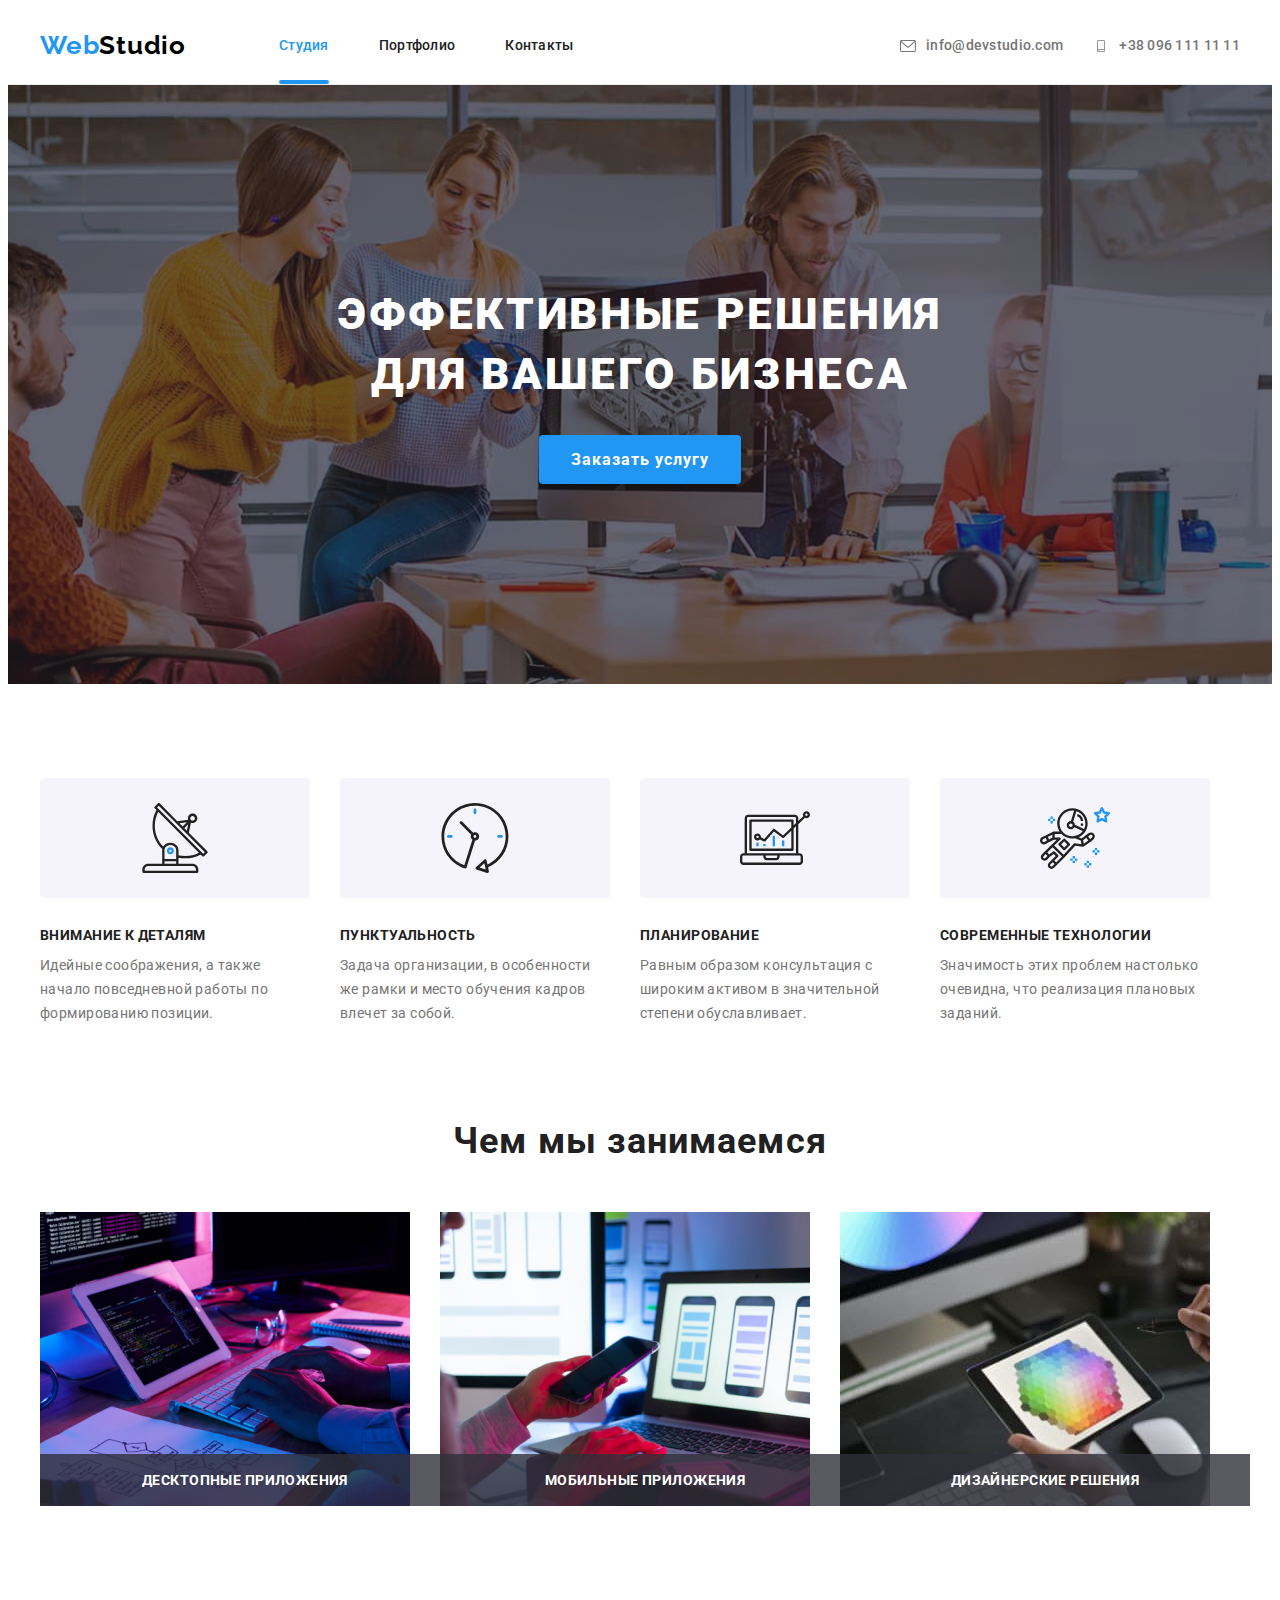
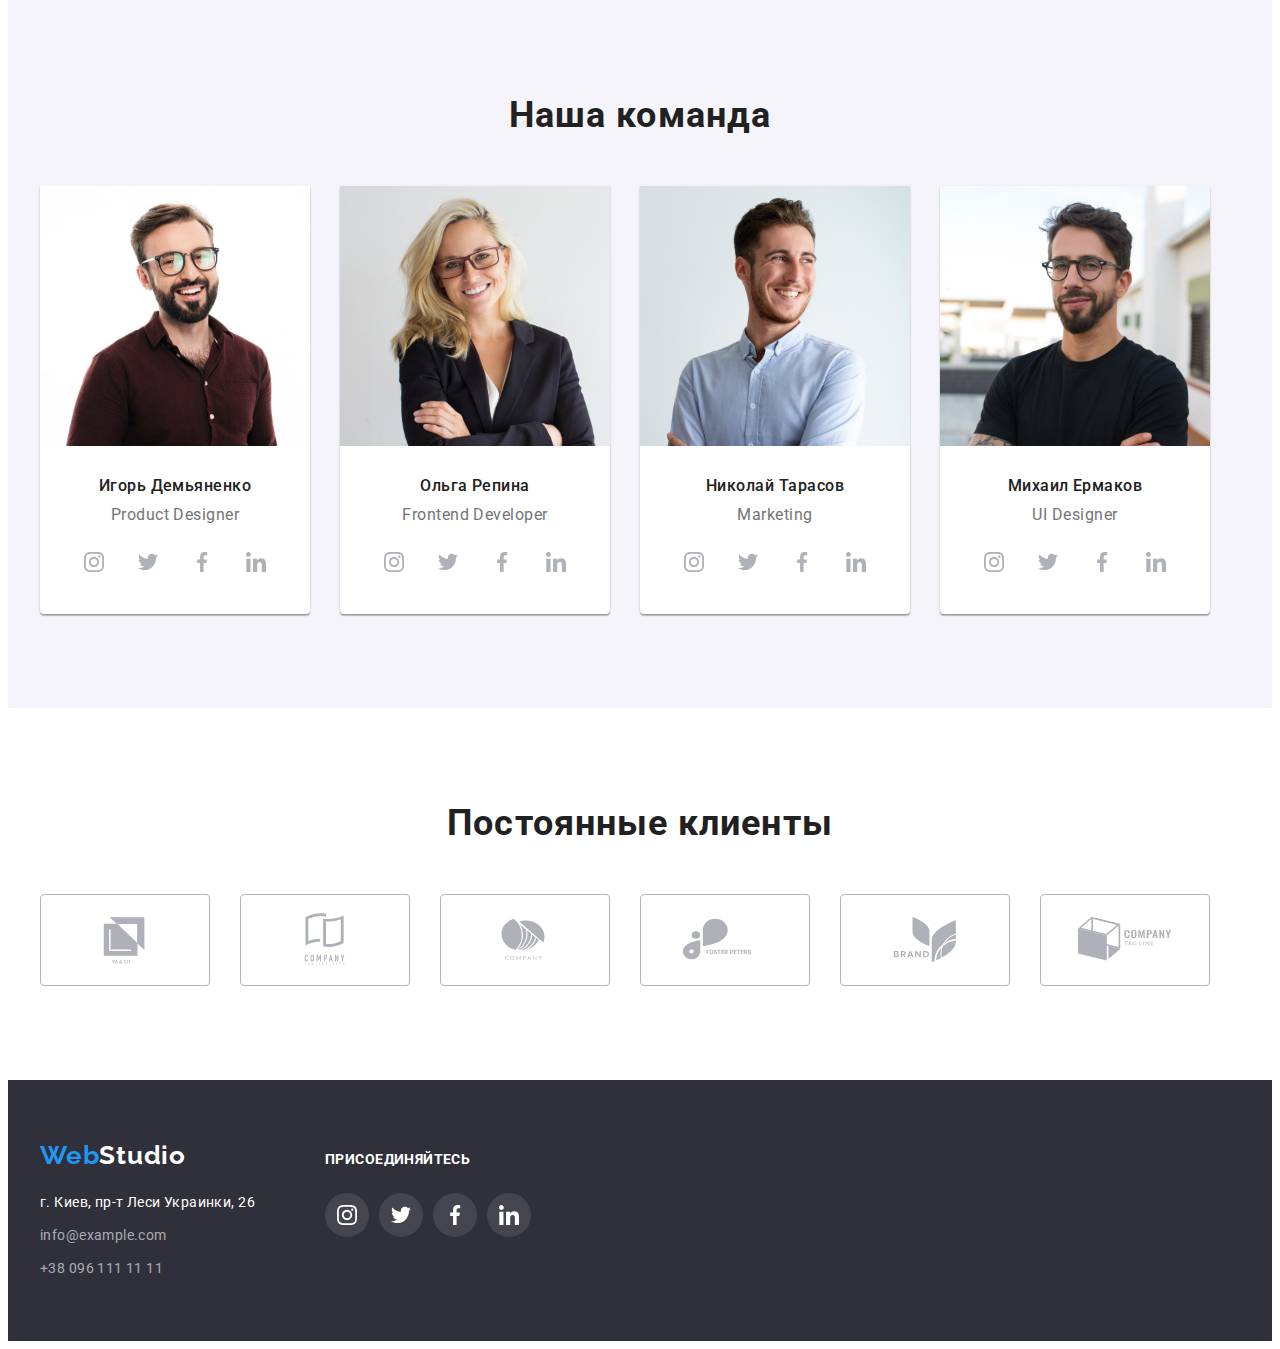
<file: index.html>
<!DOCTYPE html>
<html lang="ru">
<head>
    <meta charset="UTF-8">
    <meta http-equiv="X-UA-Compatible" content="IE=edge">
    <meta name="viewport" content="width=device-width, initial-scale=1.0">
    <title>Web Studio</title>
    <link rel="stylesheet" href="https://cdnjs.cloudflare.com/ajax/libs/modern-normalize/1.1.0/modern-normalize.min.css"
        integrity="sha512-wpPYUAdjBVSE4KJnH1VR1HeZfpl1ub8YT/NKx4PuQ5NmX2tKuGu6U/JRp5y+Y8XG2tV+wKQpNHVUX03MfMFn9Q=="
        crossorigin="anonymous" referrerpolicy="no-referrer" />
    <link rel="preconnect" href="https://fonts.googleapis.com">
    <link rel="preconnect" href="https://fonts.gstatic.com" crossorigin>
    <link href="https://fonts.googleapis.com/css2?family=Raleway:wght@700&family=Roboto:wght@400;500;700;900&display=swap" rel="stylesheet">
    <link rel="stylesheet" href="./css/styles.css">
</head>
<body>
    <!-- ШАПКА -->
    <header class="header"><div class="container main-nav">
        <a class="logo" href="index.html"> <span class="element-logo">Web</span><span class="second-element-logo">Studio</span></a>
        <nav class="nav">
            <ul class="header-nav">
                <li class="site-nav-item"> <a class="site-nav current" href="/">Студия</a></li>
                <li class="site-nav-item"> <a class="site-nav" href="portfolio.html">Портфолио</a></li>
                <li class="site-nav-item"> <a class="site-nav" href="">Контакты</a></li>
            </ul>
        </nav>
        <ul class="header-link">
            <li class="link-item"><a class="link" href="mailto:info@devstudio.com"><svg class="header-svg-icon" width="16" height="12"><use href="images/icons.svg#icon-envelope"></use></svg>info@devstudio.com</a></li>
            <li class="link-item"><a class="link" href="tel:+380961111111"><svg class="header-svg-icon" width="16" height="12">
                <use href="images/icons.svg#icon-smartphone"></use>
            </svg>+38 096 111 11 11</a></li>
        </ul></div>
    </header>
    <main> 
        <!-- ГЕРОЙ -->
    <section class="hero"><div class="container">
        <h1 class="hero-title">Эффективные решения для вашего бизнеса</h1>
        <button type="button" class="button" data-modal-open>Заказать услугу</button></div>
    </section>
    <!-- НАШИ ПРЕИМУЩЕСТВА -->
    <section class="section advantages"><div class="container">
        <h2 class="section-title visually-hidden">Наши преимущества</h2>
           <ul class="features">
            <li class="features-wrap">
                <div class="features-wrap-svg"> <svg class="icon-features" width="70" height="70"> <use href="images/icons.svg#icon-antenna"> </use> </svg>
                </div>
                <h3 class="title">Внимание к деталям</h3>
                <p class="features-info">Идейные соображения, а также начало повседневной работы по формированию позиции.</p>
            </li>
           
            <li class="features-wrap"><div class="features-wrap-svg"><svg class="icon-features" width="70" height="70"> <use href="images/icons.svg#icon-clock"> </use> </svg></div>
                <h3 class="title">Пунктуальность</h3>
                <p class="features-info">Задача организации, в особенности же рамки и место обучения кадров влечет за собой.</p>
            </li>

            <li class="features-wrap"><div class="features-wrap-svg"><svg class="icon-features" width="70" height="70"> <use href="images/icons.svg#icon-diagram"> </use> </svg></div>
                <h3 class="title">Планирование</h3>
                <p class="features-info">Равным образом консультация с широким активом в значительной степени обуславливает.</p>
            </li>
            <li class="features-wrap"><div class="features-wrap-svg"><svg class="icon-features" width="70" height="70"> <use href="images/icons.svg#icon-astronaut"> </use> </svg></div>
                <h3 class="title">Современные технологии</h3>
                <p class="features-info">Значимость этих проблем настолько очевидна, что реализация плановых заданий.</p>
            </li>
        </ul></div>
    </section>
    <!-- НАШИ РАБОТЫ -->
    <section class="section"><div class="container">
        <h2 class="section-title">Чем мы занимаемся</h2>
        <ul class="work-wrrap">
            <li class="about-work">
                <div class="img-work-wrrap">
                    <img src="./images/image1.jpg" alt="работает с девайсом" width="370" height="294">
                    <p class="about-work-text">ДЕСКТОПНЫЕ ПРИЛОЖЕНИЯ</p>
                </div>
            </li>

            <li class="about-work">
                <div class="img-work-wrrap">
                <img src="./images/image2.jpg" alt="работает с девайсом" width="370" height="294">
                <p class="about-work-text">МОБИЛЬНЫЕ ПРИЛОЖЕНИЯ</p>
                </div>
            </li>

            <li class="about-work">
                <div class="img-work-wrrap">
                <img src="./images/image3.jpg" alt="работает с девайсом" width="370" height="294">
                <p class="about-work-text">ДИЗАЙНЕРСКИЕ РЕШЕНИЯ</p>
                </div>
            </li>
        </ul></div>
    </section>
    <!-- КОМАНДА -->
    <section class="section-team"><div class="container">
        <h2 class="section-title">Наша команда</h2>
        <ul class="bio">
            <li class="bio-wrrap">    
                <img src="./images/photo1.jpg" alt="Product Designer" width="270" height="260">
                <div class="wrrap-team"><h3 class="name">Игорь Демьяненко</h3>
                <p class="profession" lang="en">Product Designer</p>
                    <ul class="masters-social-list">
                    <li class="masters-social-item"><a href="https://www.instagram.com/" class="masters-social-link" target="_blank" rel="noopener noreferrer"> <svg class="masters-social-icon" width="20" height="20"><use href="images/icons.svg#icon-instagram"></use></svg></a></li>
                    <li class="masters-social-item"><a href="https://www.twitter.com/" class="masters-social-link" target="_blank" rel="noopener noreferrer"> <svg class="masters-social-icon" width="20" height="20"><use href="images/icons.svg#icon-twitter"></use></svg></a></li>
                    <li class="masters-social-item"><a href="https://www.facebook.com/" class="masters-social-link" target="_blank" rel="noopener noreferrer"> <svg class="masters-social-icon" width="20" height="20"><use href="images/icons.svg#icon-facebook"></use></svg></a></li>
                    <li class="masters-social-item"><a href="https://www.linkedin.com/" class="masters-social-link" target="_blank" rel="noopener noreferrer"> <svg class="masters-social-icon" width="20" height="20"><use href="images/icons.svg#icon-linkedin"></use></svg></a></li>
                    </ul>
            </div>
                
            </li>
            <li class="bio-wrrap"><img src="./images/photo2.jpg" alt="Frontend Developer" width="270" height="260">
                <div class="wrrap-team"><h3 class="name">Ольга Репина</h3>
                <p class="profession" lang="en">Frontend Developer</p> 
                <ul class="masters-social-list">
                    <li class="masters-social-item"><a href="https://www.instagram.com/" class="masters-social-link" target="_blank" rel="noopener noreferrer"> <svg class="masters-social-icon" width="20" height="20"> <use href="images/icons.svg#icon-instagram"></use> </svg></a></li>
                    <li class="masters-social-item"><a href="https://www.twitter.com/" class="masters-social-link" target="_blank" rel="noopener noreferrer"> <svg class="masters-social-icon" width="20" height="20"> <use href="images/icons.svg#icon-twitter"></use> </svg></a></li>
                    <li class="masters-social-item"><a href="https://www.facebook.com/" class="masters-social-link" target="_blank" rel="noopener noreferrer"> <svg class="masters-social-icon" width="20"  height="20"> <use href="images/icons.svg#icon-facebook"></use> </svg></a></li>
                    <li class="masters-social-item"><a href="https://www.linkedin.com/" class="masters-social-link" target="_blank" rel="noopener noreferrer"> <svg class="masters-social-icon" width="20" height="20"> <use href="images/icons.svg#icon-linkedin"></use> </svg></a></li>
                </ul> 
                </div>
            </li>

            <li class="bio-wrrap">
                <img src="./images/photo3.jpg" alt="Marketing" width="270" height="260">
                <div class="wrrap-team"><h3 class="name">Николай Тарасов</h3>
                <p class="profession" lang="en">Marketing</p> 
                <ul class="masters-social-list">
                    <li class="masters-social-item"><a href="https://www.instagram.com/" class="masters-social-link" target="_blank" rel="noopener noreferrer"> <svg class="masters-social-icon" width="20"
                                height="20">
                                <use href="images/icons.svg#icon-instagram"></use>
                            </svg></a></li>
                    <li class="masters-social-item"><a href="https://www.twitter.com/" class="masters-social-link" target="_blank" rel="noopener noreferrer"> <svg class="masters-social-icon" width="20"
                                height="20">
                                <use href="images/icons.svg#icon-twitter"></use>
                            </svg></a></li>
                    <li class="masters-social-item"><a href="https://www.facebook.com/" class="masters-social-link" target="_blank" rel="noopener noreferrer"> <svg class="masters-social-icon" width="20"
                                height="20">
                                <use href="images/icons.svg#icon-facebook"></use>
                            </svg></a></li>
                    <li class="masters-social-item"><a href="https://www.linkedin.com/" class="masters-social-link" target="_blank" rel="noopener noreferrer"> <svg class="masters-social-icon" width="20"
                                height="20">
                                <use href="images/icons.svg#icon-linkedin"></use>
                            </svg></a></li>
                </ul> 
            </div>
            </li>

            <li class="bio-wrrap">
                <img src="./images/photo4.jpg" alt="UI Designer" width="270" height="260">
                <div class="wrrap-team"><h3 class="name">Михаил Ермаков</h3>
                <p class="profession" lang="en">UI Designer</p> 
                <ul class="masters-social-list">
                    <li class="masters-social-item"><a href="https://www.instagram.com/" class="masters-social-link" target="_blank" rel="noopener noreferrer"> <svg class="masters-social-icon" width="20"
                                height="20">
                                <use href="images/icons.svg#icon-instagram"></use>
                            </svg></a></li>
                    <li class="masters-social-item"><a href="https://www.twitter.com/" class="masters-social-link" target="_blank" rel="noopener noreferrer"> <svg class="masters-social-icon" width="20"
                                height="20">
                                <use href="images/icons.svg#icon-twitter"></use>
                            </svg></a></li>
                    <li class="masters-social-item"><a href="https://www.facebook.com/" class="masters-social-link" target="_blank" rel="noopener noreferrer"> <svg class="masters-social-icon" width="20"
                                height="20">
                                <use href="images/icons.svg#icon-facebook"></use>
                            </svg></a></li>
                    <li class="masters-social-item"><a href="https://www.linkedin.com/" class="masters-social-link" target="_blank" rel="noopener noreferrer"> <svg class="masters-social-icon" width="20"
                                height="20">
                                <use href="images/icons.svg#icon-linkedin"></use>
                            </svg></a></li>
                </ul> 
            </div>
            </li>
        </ul></div>
    </section>
    <!-- Постоянные клиенты -->
    <section class="customers">
        <div class="container">
        <h2 class="section-title">Постоянные клиенты</h2>
        <ul class="company-wrapper">
            <li class="company-box"> <a class="company-link" href=""> <svg class=" company-svg-icon" width="106px" height="60px"> <use href="images/icons.svg#icon-logo-1">
                
            </use> </svg> </a></li>
            <li class="company-box"><a class="company-link" href=""> <svg class=" company-svg-icon" width="106px" height="60px"> <use href="images/icons.svg#icon-logo-2">
                
            </use> </svg> </a></li>
            <li class="company-box"><a class="company-link" href=""> <svg class=" company-svg-icon" width="106px" height="60px"> <use href="images/icons.svg#icon-logo-3">
                
            </use> </svg> </a></li>
            <li class="company-box"><a class="company-link" href=""> <svg class=" company-svg-icon" width="106px" height="60px"> <use href="images/icons.svg#icon-logo-4">
                
            </use> </svg> </a></li>
            <li class="company-box"><a class="company-link" href=""> <svg class=" company-svg-icon" width="106px" height="60px"> <use href="images/icons.svg#icon-logo-5">
                
            </use> </svg> </a></li>
            <li class="company-box"><a class="company-link" href=""> <svg class=" company-svg-icon" width="106px" height="60px"> <use href="images/icons.svg#icon-logo-6">
                
            </use> </svg> </a></li>
        </ul>
        </div>
    </section>
    </main>
    <!-- ПОДВАЛ -->
    <footer class="footer"><div class="container footer-wrapper"><div class="con">
        <a class="footer-logo" href="index.html"><span class="footer-element-logo">Web</span><span class="footer-second-element-logo">Studio</span></a>
        
        <address class="address-link">
             <ul class="wrrap-link">
                <li class="link-item"><a class="link-map" href="https://goo.gl/maps/BN2P9NeAtjH4bp3VA" target="_blank" rel="noopener noreferrer">г. Киев, пр-т Леси Украинки, 26</a></li>
                <li class="link-item"><a class="footer-link" href="mailto:info@example.com">info@example.com</a></li>
                <li class="link-item"><a class="footer-link" href="tel:+380961111111">+38 096 111 11 11</a></li>
            </ul>
         </address></div>
            <div class="svg-footer-wrapper"><h4>ПРИСОЕДИНЯЙТЕСЬ</h4>
            <ul class="wrapp-social">
                
                <li class="social-item"><a href="https://www.instagram.com/" class="social-link" target="_blank"
                        rel="noopener noreferrer"> <svg class="social-icon" width="20" height="20">
                            <use href="images/icons.svg#icon-instagram"></use>
                        </svg></a></li>
                <li class="social-item"><a href="https://www.twitter.com/" class="social-link" target="_blank"
                        rel="noopener noreferrer"> <svg class="social-icon" width="20" height="20">
                            <use href="images/icons.svg#icon-twitter"></use>
                        </svg></a></li>
                <li class="social-item"><a href="https://www.facebook.com/" class="social-link" target="_blank"
                        rel="noopener noreferrer"> <svg class="social-icon" width="20" height="20">
                            <use href="images/icons.svg#icon-facebook"></use>
                        </svg></a></li>
                <li class="social-item"><a href="https://www.linkedin.com/" class="social-link" target="_blank"
                        rel="noopener noreferrer"> <svg class="social-icon" width="20" height="20">
                            <use href="images/icons.svg#icon-linkedin"></use>
                        </svg></a></li>
            
            </ul>
            </div>
        
       </div> 
    </footer>
    <!-- Модалка -->
    <div class="backdrop is-hidden"data-modal>
        <div class="modal">
            <button type="button" class="modal-close"data-modal-close><svg width="18" height="18"><use href="images/icons.svg#icon-close-icon"></use></svg></button>

        
        </div>
    </div>
    <script src="./js/modal.js"></script>
</body>
</html>
</file>
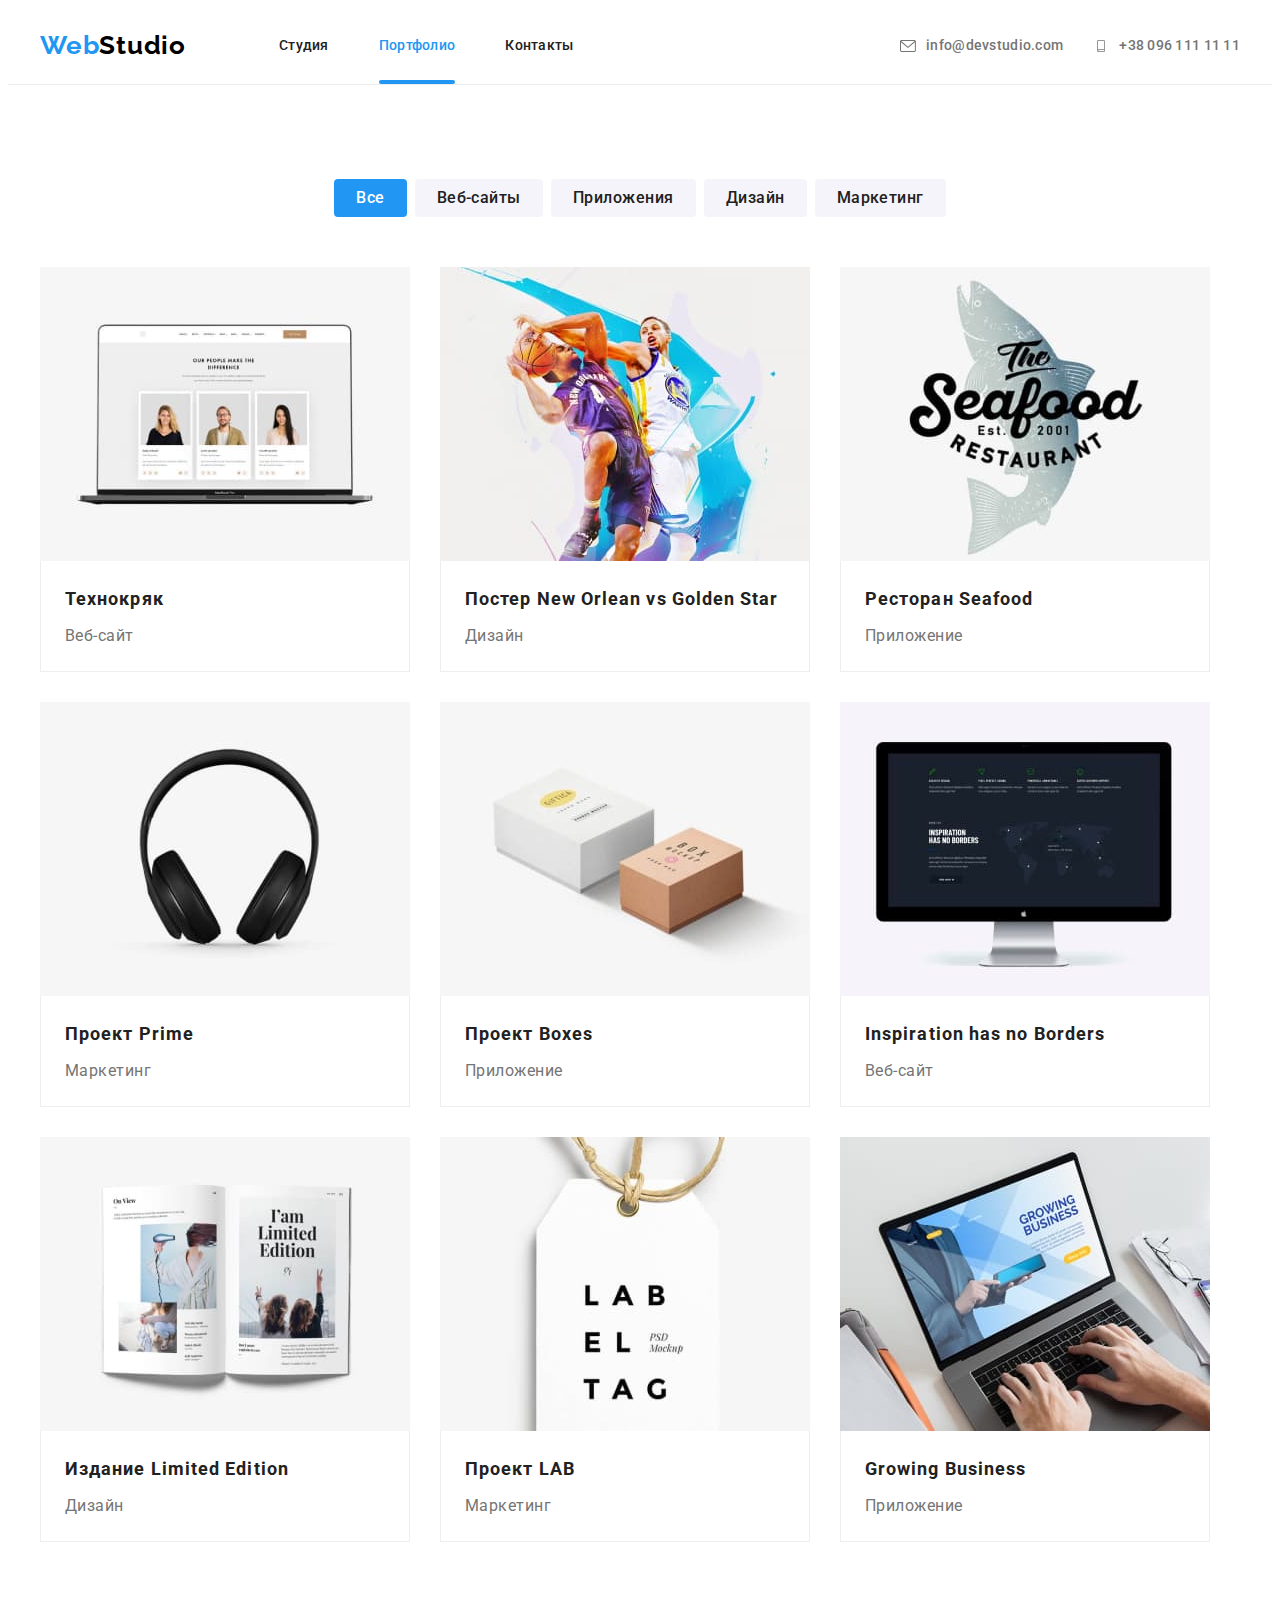
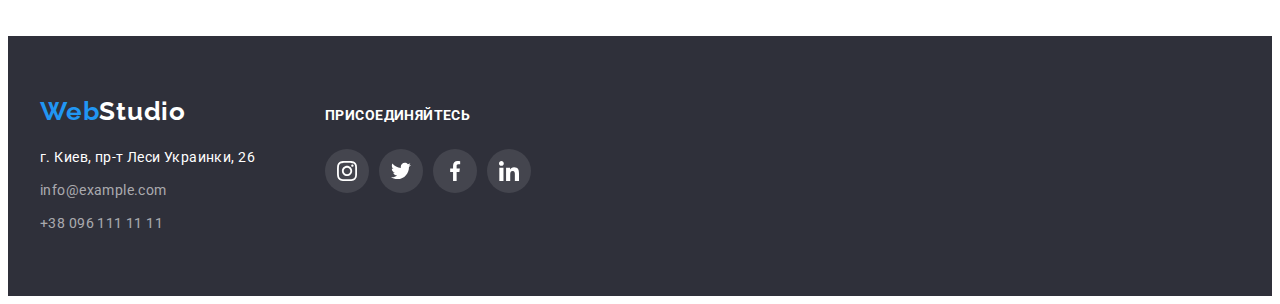
<file: portfolio.html>
<!DOCTYPE html>
<html lang="en">
<head>
    <meta charset="UTF-8">
    <meta http-equiv="X-UA-Compatible" content="IE=edge">
    <meta name="viewport" content="width=device-width, initial-scale=1.0">
    <title>Portfolio</title>
    <link rel="stylesheet" href="https://cdnjs.cloudflare.com/ajax/libs/modern-normalize/1.1.0/modern-normalize.min.css"
        integrity="sha512-wpPYUAdjBVSE4KJnH1VR1HeZfpl1ub8YT/NKx4PuQ5NmX2tKuGu6U/JRp5y+Y8XG2tV+wKQpNHVUX03MfMFn9Q=="
        crossorigin="anonymous" referrerpolicy="no-referrer" />
    <link rel="preconnect" href="https://fonts.googleapis.com">
    <link rel="preconnect" href="https://fonts.gstatic.com" crossorigin>
    <link href="https://fonts.googleapis.com/css2?family=Raleway:wght@700&family=Roboto:wght@400;500;700;900&display=swap" rel="stylesheet">
    <link rel="stylesheet" href="./css/styles.css">
</head>
<body>
    <header class="header-portfolio"><div class="container main-nav">
        <a class="logo" href="index.html"> <span class="element-logo">Web</span><span class="second-element-logo">Studio</span></a>
        <nav class="nav">
            <ul class="header-nav">
                <li class="site-nav-item"> <a class="site-nav" href="index.html">Студия</a></li>
                <li class="site-nav-item"> <a class="site-nav current" href="portfolio.html">Портфолио</a></li>
                <li class="site-nav-item"> <a class="site-nav" href="">Контакты</a></li>
            </ul>
        </nav>
        <ul class="header-link">
            <li class="link-item"><a class="link" href="mailto:info@devstudio.com"><svg class="header-svg-icon" width="16" height="12">
                <use href="images/icons.svg#icon-envelope"></use>
            </svg>info@devstudio.com</a></li>
            <li class="link-item"><a class="link" href="tel:+380961111111"><svg class="header-svg-icon" width="16" height="12">
                <use href="images/icons.svg#icon-smartphone"></use>
            </svg>+38 096 111 11 11</a></li>
        </ul></div>
    </header>
    <main>
        <section class="portfolio-project"><div class="container">
            <ul class="portfolio-button">
                <li class="button-item"><button type="button" class="button-portfolio-all">Все</button></li>
                <li class="button-item"><button type="button" class="button-portfolio">Веб-сайты</button></li>
                <li class="button-item"><button type="button" class="button-portfolio">Приложения</button></li>
                <li class="button-item"><button type="button" class="button-portfolio">Дизайн</button></li>
                <li class="button-item"><button type="button" class="button-portfolio">Маркетинг</button></li>
            </ul>
            <ul class="portfolio-wrrap">
                <li class="project-wrrap">
                    <a href="" class="project-wrrap-link">
                            <div class="img-project-wrrap">
                            <img src="./images/images-portfolio/img-1.jpg" alt="Ноутбук" width="370" height="294">

                            <p class="text">Технокряк это современная площадка распространения коронавируса.
                                Компании используют эту платформу для цифрового
                                шпионажа и атак на защищённые сервера конкурентов.
                            </p>
                            </div>      
                            <div class="project-item">
                                <h3>Технокряк</h3>
                                <p>Веб-сайт</p>
                            </div>
                    </a>
                </li>

                <li class="project-wrrap">
                    <a href=""class="project-wrrap-link">
                        <div class="img-project-wrrap">
                            <img src="./images/images-portfolio/img-2.jpg" alt="Постер игра в баскетбол" width="370" height="294">
                            <p class="text">Lorem ipsum dolor sit amet consectetur adipisicing elit. Culpa dolore quam atque reiciendis magnam 
                               repudiandae minima consectetur earum vel?
                            </p>
                        </div>
                        <div class="project-item">
                            <h3>Постер New Orlean vs Golden Star</h3>
                            <p>Дизайн</p>
                        </div>
                    </a>
                </li>

                <li class="project-wrrap">
                    <a href="" class="project-wrrap-link">
                        <div class="img-project-wrrap">
                            <img src="./images/images-portfolio/img-3.jpg" alt="Лого ресторана" width="370" height="294">
                            <p class="text">Lorem ipsum dolor sit amet consectetur adipisicing elit. Culpa dolore quam atque reiciendis magnam
                                repudiandae minima consectetur earum vel?
                            </p>
                        </div>
                        <div class="project-item">
                            <h3>Ресторан Seafood</h3>
                            <p>Приложение</p>
                        </div>
                    </a>
                </li>

                <li class="project-wrrap">
                    <a href="" class="project-wrrap-link">
                        <div class="img-project-wrrap">
                        <img src="./images/images-portfolio/img-4.jpg" alt="Наушники" width="370" height="294">
                        <p class="text">Lorem ipsum, dolor sit amet consectetur adipisicing elit. Sunt illum autem assumenda 
                            quasi optio reprehenderit magni non accusamus vero.
                        </p>
                        </div>

                        <div class="project-item">
                            <h3>Проект Prime</h3>
                            <p>Маркетинг</p>
                        </div>
                    </a>
                </li>

                <li class="project-wrrap">
                    <a href="" class="project-wrrap-link">
                        <div class="img-project-wrrap">
                        <img src="./images/images-portfolio/img-5.jpg" alt="Коробки" width="370" height="294">
                            <p class="text">Lorem ipsum dolor sit amet consectetur adipisicing elit. Culpa dolore quam atque reiciendis magnam
                                 repudiandae minima consectetur earum vel?
                            </p>
                         </div>  
                        <div class="project-item">
                            <h3>Проект Boxes</h3>
                            <p>Приложение</p>
                        </div>
                    </a>
                </li>

                <li class="project-wrrap">
                    <a href="" class="project-wrrap-link">
                        <div class="img-project-wrrap">
                        <img src="./images/images-portfolio/img-6.jpg" alt="Моноблок" width="370" height="294">
                        <p class="text">Lorem ipsum dolor sit amet consectetur adipisicing elit. Culpa dolore quam atque reiciendis magnam
                            repudiandae minima consectetur earum vel?
                        </p>
                        </div>
                        <div class="project-item">
                            <h3>Inspiration has no Borders</h3>
                            <p>Веб-сайт</p>
                        </div>
                    </a>
                </li>

                <li class="project-wrrap">
                    <a href=""class="project-wrrap-link">
                        <div class="img-project-wrrap">
                        <img src="./images/images-portfolio/img-7.jpg" alt="Журнал" width="370" height="294">
                        <p class="text">Lorem ipsum dolor sit amet consectetur adipisicing elit. Culpa dolore quam atque reiciendis magnam
                            repudiandae minima consectetur earum vel?
                        </p>
                        </div>
                        <div class="project-item">
                            <h3>Издание Limited Edition</h3>
                            <p>Дизайн</p>
                        </div>
                    </a>
                </li>

                <li class="project-wrrap">
                    <a href="" class="project-wrrap-link">
                        <div class="img-project-wrrap">
                        <img src="./images/images-portfolio/img-8.jpg" alt="Визитка" width="370" height="294">
                            <p class="text">Lorem ipsum dolor sit amet consectetur adipisicing elit. Culpa dolore quam atque reiciendis magnam
                                repudiandae minima consectetur earum vel?
                            </p>
                        </div>

                        <div class="project-item">
                            <h3>Проект LAB</h3>
                            <p>Маркетинг</p>
                        </div>
                    </a>
                </li>

                <li class="project-wrrap">
                    <a href="" class="project-wrrap-link">
                        <div class="img-project-wrrap">
                        <img src="./images/images-portfolio/img-9.jpg" alt="Работает за ноутбуком" width="370" height="294">
                            <p class="text">Lorem ipsum dolor sit amet consectetur adipisicing elit. Culpa dolore quam atque reiciendis magnam
                                repudiandae minima consectetur earum vel?
                            </p>
                        </div>
                        <div class="project-item">
                            <h3>Growing Business</h3>
                            <p>Приложение</p>
                        </div>
                    </a>
                </li>

            </ul>
        </div>
        </section>
    </main>
        <footer class="footer"><div class="container footer-wrapper"><div class="con">
            <a class="footer-logo" href="index.html"><span class="footer-element-logo">Web</span><span class="footer-second-element-logo">Studio</span></a>
            <address class="address-link">
                <ul class="wrrap-link">
                    <li class="link-item"><a class="link-map" href="https://goo.gl/maps/BN2P9NeAtjH4bp3VA" target="_blank" rel="noopener noreferrer">г. Киев, пр-т Леси Украинки, 26</a></li>
                    <li class="link-item"><a class="footer-link" href="mailto:info@example.com">info@example.com</a></li>
                    <li class="link-item"><a class="footer-link" href="tel:+380961111111">+38 096 111 11 11</a></li>
                </ul>
            </address></div>


            <div class="svg-footer-wrapper">
                <h4>ПРИСОЕДИНЯЙТЕСЬ</h4>
                <ul class="wrapp-social">
            
                    <li class="social-item"><a href="https://www.instagram.com/" class="social-link" target="_blank"
                            rel="noopener noreferrer"> <svg class="social-icon" width="20" height="20">
                                <use href="images/icons.svg#icon-instagram"></use>
                            </svg></a></li>
                    <li class="social-item"><a href="https://www.twitter.com/" class="social-link" target="_blank"
                            rel="noopener noreferrer"> <svg class="social-icon" width="20" height="20">
                                <use href="images/icons.svg#icon-twitter"></use>
                            </svg></a></li>
                    <li class="social-item"><a href="https://www.facebook.com/" class="social-link" target="_blank"
                            rel="noopener noreferrer"> <svg class="social-icon" width="20" height="20">
                                <use href="images/icons.svg#icon-facebook"></use>
                            </svg></a></li>
                    <li class="social-item"><a href="https://www.linkedin.com/" class="social-link" target="_blank"
                            rel="noopener noreferrer"> <svg class="social-icon" width="20" height="20">
                                <use href="images/icons.svg#icon-linkedin"></use>
                            </svg></a></li>
            
                </ul>
            </div>
            
        
        
        
        </div>
        </footer>
</body>
</html>
</file>
<file: css/styles.css>
:root {
  --title-text-color: #212121;
  --accent-color: #2196f3;
  --profession-color: #757575;
  --features-info-color: #757575;
  --general-duration: 250ms;
  --general-timing-function: cubic-bezier(0.4, 0, 0.2, 1);
}

body {
  font-family: "Roboto", sans-serif;
  background-color: #fff;
}

p,
h1,
h2,
h3,
h4,
h5,
h6 {
  margin: 0;
}

ul {
  list-style: none;
  margin: 0;
  padding-left: 0;
}

a {
  text-decoration: none;
}
img {
  display: block;
}
.container {
  /* outline: 1px solid red; */
  width: 1200px;
  padding-left: 15px;
  padding-right: 15px;
  margin: 0 auto;
}

/*************************** visually-hidden************************ */
.visually-hidden {
  position: absolute;
  white-space: nowrap;
  width: 1px;
  height: 1px;
  overflow: hidden;
  border: 0;
  padding: 0;
  clip: rect(0 0 0 0);
  clip-path: inset(50%);
  margin: -1px;
}

/********************************section ******************************/

.section {
  /* margin-bottom: 94px; */
  padding-bottom: 94px;
}

/***************************** logo ******************************/
.element-logo {
  color: var(--accent-color);
}
.second-element-logo {
  color: #000000;
}
.logo {
  font-family: Raleway;
  font-style: normal;
  font-weight: bold;
  font-size: 26px;
  line-height: 1.19;
  letter-spacing: 0.03em;
}
/* ******************** header ********************** */
.main-nav {
  display: flex;
  align-items: center;
  /* padding-bottom: 25px;
  padding-top: 24px; */
}
.header {
  border-bottom: 1px solid #ececec;
}
.header-portfolio {
  border-bottom: 1px solid #ececec;
}
.header-nav {
  display: flex;
  /* margin-left: 93px; */
}
.nav {
  margin-left: 93px;
}
/**************************************** site nav *****************************/
/* .site-nav-item {
  margin-right: 50px;
}
.site-nav-item:last-child {
  margin: 0;
} */

.site-nav-item:not(:last-child) {
  margin-right: 50px;
}
.site-nav {
  color: var(--title-text-color);
  font-weight: 500;
  font-size: 14px;
  line-height: 0.85;
  letter-spacing: 0.02em;
  padding-top: 32px;
  padding-bottom: 32px;
  display: block;
  transition-property: color;
  transition-duration: var(--general-duration);
  transition-timing-function: var(--general-timing-function);
}
.current {
  color: var(--accent-color);
  position: relative;
}

.current::after {
  position: absolute;
  content: "";
  width: 100%;
  height: 4px;
  left: 0;
  bottom: 0;
  background-color: var(--accent-color);
  border-radius: 2px;
}

.site-nav:focus,
.site-nav:hover {
  color: var(--accent-color);
}
/********************************** link ****************************************/
.header-link {
  display: flex;

  margin-left: auto;
}
.header-link > .link-item:not(:last-child) {
  margin-right: 30px;
}

.link {
  font-weight: 500;
  font-size: 14px;
  line-height: 0.85;
  letter-spacing: 0.02em;
  color: #757575;
  display: flex;
  align-items: center;
  transition-property: color;
  transition-duration: var(--general-duration);
  transition-timing-function: var(--general-timing-function);
}
.link:hover,
.link:focus {
  color: var(--accent-color);
}

.header-svg-icon {
  margin-right: 10px;
  fill: currentColor;
}

/************************************* hero *************************************/
h1 {
  font-weight: 900;
  font-size: 44px;
  line-height: 1.36;
  text-align: center;
  letter-spacing: 0.06em;
  text-transform: uppercase;
  color: #fff;
}
.hero {
  background-image: linear-gradient(
      to right,
      rgba(47, 48, 58, 0.4),
      rgba(47, 48, 58, 0.4)
    ),
    url(../images/header-img.jpg);
  background-color: #c4c4c4;

  max-width: 1600px;

  margin-right: auto;
  margin-left: auto;
  background-repeat: no-repeat;
  background-position: center;
  background-size: cover;
  padding-top: 200px;
  padding-bottom: 200px;
}
.hero-title {
  display: flex;
  margin: auto;
  margin-bottom: 30px;
  width: 696px;
}
/* button */
.button {
  display: inline-block;
  font-family: inherit;
  font-weight: bold;
  font-size: 16px;
  line-height: 1.86;
  display: flex;
  align-items: center;
  text-align: center;
  letter-spacing: 0.06em;
  background-color: var(--accent-color);
  color: #fff;
  box-shadow: 0px 4px 4px rgba(0, 0, 0, 0.15);
  border-radius: 4px;
  margin: 0 auto;
  padding: 10px 32px 10px 32px;
  border: hidden;

  transition-property: background-color;
  transition-duration: var(--general-duration);
  transition-timing-function: var(--general-timing-function);
}
.button:hover {
  background-color: #188ce8;
}

/*********************************** portfolio-button ************************************/
.portfolio-button {
  display: flex;
  justify-content: center;
  margin-bottom: 50px;
}

.button-item:not(:last-child) {
  margin-right: 8px;
}
.button-portfolio {
  font-family: inherit;
  font-weight: 500;
  font-size: 16px;
  line-height: 1.62;
  text-align: center;
  letter-spacing: 0.03em;
  color: #212121;
  background-color: #f5f4fa;
  cursor: pointer;
  border: hidden;
  border-radius: 4px;
  padding: 6px 22px;

  transition-property: background-color, color, box-shadow;
  transition-duration: var(--general-duration);
  transition-timing-function: var(--general-timing-function);
}

.button-portfolio:hover,
.button-portfolio:focus {
  background-color: #2196f3;
  color: #ffffff;
  box-shadow: 0px 3px 1px rgba(0, 0, 0, 0.1), 0px 1px 2px rgba(0, 0, 0, 0.08),
    0px 2px 2px rgba(0, 0, 0, 0.12);
}

.button-portfolio-all {
  font-family: inherit;
  font-weight: 500;
  font-size: 16px;
  line-height: 1.62;
  text-align: center;
  letter-spacing: 0.03em;
  background-color: #2196f3;
  color: #ffffff;
  cursor: pointer;
  border: hidden;
  border-radius: 4px;
  padding: 6px 22px;

  transition-property: box-shadow;
  transition-duration: var(--general-duration);
  transition-timing-function: var(--general-timing-function);
}
.button-portfolio-all:hover,
.button-portfolio-all:focus {
  box-shadow: 0px 3px 1px rgba(0, 0, 0, 0.1), 0px 1px 2px rgba(0, 0, 0, 0.08),
    0px 2px 2px rgba(0, 0, 0, 0.12);
}
/********************** section title*************************/

.section-title {
  font-weight: bold;
  font-size: 36px;
  line-height: 42px;
  letter-spacing: 0.03em;
  text-align: center;
  color: var(--title-text-color);
  margin-bottom: 50px;
}
.title {
  margin-bottom: 10px;
}
/************************** features ************************************/
.features {
  display: flex;
}
.features-wrap:not(:last-child) {
  margin-right: 30px;
}

.advantages {
  padding-top: 94px;
}
/* ***********************************icon*********** */
.features-wrap-svg {
  display: flex;

  justify-content: center;
  align-items: center;

  background-color: #f5f4fa;
  border-radius: 4px;
  background-repeat: no-repeat;
  background-position: center;
  background-size: 70px 70px;
  width: 270px;
  height: 120px;
  margin-bottom: 30px;
}

.features .title {
  font-weight: bold;
  font-size: 14px;
  line-height: 1.14;
  letter-spacing: 0.03em;
  text-transform: uppercase;

  color: var(--title-text-color);
}
.features-info {
  font-weight: normal;
  font-size: 14px;
  line-height: 1.71;
  letter-spacing: 0.03em;
  color: var(--features-info-color);
  max-width: 270px;
}
/* *********************************WORK************************************ */

.work-wrrap,
.bio {
  display: flex;
}

.about-work:not(:last-child) {
  margin-right: 30px;
}
.img-work-wrrap {
  position: relative;
}
.about-work-text {
  background: rgba(47, 48, 58, 0.8);

  position: absolute;
  bottom: 0;
  left: 0;
  width: 100%;
  padding: 20px;

  font-weight: bold;
  font-size: 14px;
  line-height: 0.875;
  justify-content: center;
  text-align: center;
  letter-spacing: 0.03em;
  text-transform: uppercase;

  color: #ffffff;
}

/***************************** team ***********************/
.bio-wrrap:not(:last-child) {
  margin-right: 30px;
}

.section-team {
  background-color: #f5f4fa;
  padding-bottom: 94px;
  padding-top: 94px;
}
.bio-wrrap {
  background-color: #ffffff;
  box-shadow: 0px 1px 3px rgba(0, 0, 0, 0.12), 0px 1px 1px rgba(0, 0, 0, 0.14),
    0px 2px 1px rgba(0, 0, 0, 0.2);
  border-radius: 0px 0px 4px 4px;
}
.bio .name {
  font-weight: 500;
  font-size: 16px;
  line-height: 1.19;
  letter-spacing: 0.03em;
  text-align: center;
  color: var(--title-text-color);
}
.name {
  margin-bottom: 10px;
}

.bio .profession {
  font-weight: normal;
  font-size: 16px;
  line-height: 1.19;
  letter-spacing: 0.03em;
  text-align: center;
  color: var(--profession-color);
}
.wrrap-team {
  padding-top: 30px;
  padding-bottom: 30px;
  padding-left: 15px;
  padding-right: 15px;
}

.masters-social-list {
  display: flex;
  justify-content: center;
}
.profession {
  margin-bottom: 16px;
}
.masters-social-link {
  width: 44px;
  height: 44px;

  display: flex;
  justify-content: center;
  align-items: center;
  border-radius: 50%;
  color: #afb1b8;

  transition-property: background-color, color;
  transition-duration: var(--general-duration);
  transition-timing-function: var(--general-timing-function);
}
.masters-social-icon {
  fill: currentColor;
}

.masters-social-link:focus,
.masters-social-link:hover {
  background-color: #2196f3;
  color: #ffffff;
}

.masters-social-item + .masters-social-item {
  margin-left: 10px;
}

/***************************** portfolio-project ********************************************/
.portfolio-project h3 {
  font-weight: bold;
  font-size: 18px;
  line-height: 2;
  color: #212121;

  letter-spacing: 0.06em;
}

.project-item {
  padding: 20px 24px;
  border-right: 1px solid #eeeeee;
  border-bottom: 1px solid #eeeeee;
  border-left: 1px solid #eeeeee;
}

.portfolio-project {
  padding-top: 94px;
  padding-bottom: 94px;
}
.portfolio-project p {
  font-weight: normal;
  font-size: 16px;
  line-height: 1.87;
  color: #757575;

  letter-spacing: 0.03em;
}

.portfolio-wrrap {
  display: flex;
  flex-wrap: wrap;
  /* background-color: teal; */
}

.project-wrrap-link:hover,
.project-wrrap-link:focus {
  box-shadow: 0px 1px 1px rgba(0, 0, 0, 0.12), 0px 4px 4px rgba(0, 0, 0, 0.06),
    1px 4px 6px rgba(0, 0, 0, 0.16);
}

.project-wrrap-link {
  background: #ffffff;
  width: 370px;

  transition-property: box-shadow;
  transition-duration: var(--general-duration);
  transition-timing-function: var(--general-timing-function);
}

.project-wrrap h3 {
  margin-bottom: 4px;
}
.project-wrrap {
  display: flex;
  margin-right: 30px;
  margin-bottom: 30px;
}

.project-wrrap-link:hover .img-project-wrrap > .text {
  transform: translateY(0);
}

.img-project-wrrap {
  position: relative;
  overflow: hidden;
}

.img-project-wrrap > .text {
  position: absolute;
  top: 0;
  left: 0;
  padding: 63px 24px;
  height: 100%;

  background: rgba(33, 150, 243, 0.9);

  font-weight: normal;
  font-size: 18px;
  line-height: 1.555;
  letter-spacing: 0.03em;
  color: #ffffff;

  transition-property: transform;
  transform: translateY(101%);
  transition-duration: var(--general-duration);
  transition-timing-function: var(--general-timing-function);
}

.project-wrrap:nth-child(3n) {
  margin-right: 0;
}
.project-wrrap:nth-last-child(-n + 3) {
  margin-bottom: 0;
}

/******************************* company-box********************************** */
.customers {
  padding-top: 94px;
  padding-bottom: 94px;
}
.company-wrapper {
  display: flex;
}
.company-link {
  display: flex;
  align-items: center;
  justify-content: center;
  width: 170px;
  height: 92px;
  border: 1px solid #afb1b8;
  box-sizing: border-box;
  border-radius: 4px;
  color: #afb1b8;

  transition-property: color, border-color;
  transition-duration: var(--general-duration);
  transition-timing-function: var(--general-timing-function);
}
.company-svg-icon {
  fill: currentColor;
}

.company-box + .company-box {
  margin-left: 30px;
}
.company-link:hover,
.company-link:focus {
  border-color: #2196f3;
  color: #2196f3;
}

/*********************** footer *************************/

.footer {
  background-color: #2f303a;
  padding-top: 60px;
  padding-bottom: 60px;
}
.footer-container {
  display: flex;
}
.footer-logo {
  display: inline-flex;
  font-family: Raleway;
  font-style: normal;
  font-weight: bold;
  font-size: 26px;
  line-height: 1.19;
  letter-spacing: 0.03em;
  color: #fff;
}
.footer-element-logo {
  color: var(--accent-color);
}
.footer-second-element-logo {
  color: #ffffff;
}
.address-link {
  margin-top: 20px;
}

.link-map {
  font-family: Roboto;
  font-style: normal;
  font-weight: normal;
  font-size: 14px;
  line-height: 1.71;
  letter-spacing: 0.03em;
  color: #ffffff;
}
.wrrap-link .link-item:not(:last-child) {
  margin-bottom: 9px;
}
.footer-link {
  font-style: normal;
  font-weight: normal;
  font-size: 14px;
  line-height: 1.71;
  letter-spacing: 0.03em;
  color: rgba(255, 255, 255, 0.6);
}

.footer-wrapper {
  display: flex;
  align-items: baseline;
}
.wrapp-social {
  display: flex;
}
.svg-footer-wrapper > h4 {
  margin-bottom: 26px;

  font-weight: bold;
  font-size: 14px;
  line-height: 16px;
  letter-spacing: 0.03em;
  text-transform: uppercase;
  color: #ffffff;
}
.svg-footer-wrapper {
  width: 222px;

  margin-left: 70px;
}
.social-item + .social-item {
  margin-left: 10px;
}

.social-link {
  width: 44px;
  height: 44px;

  display: flex;
  justify-content: center;
  align-items: center;
  border-radius: 50%;
  color: #ffffff;
  background: rgba(255, 255, 255, 0.1);

  transition-property: background-color;
  transition-duration: var(--general-duration);
  transition-timing-function: var(--general-timing-function);
}
.social-icon {
  fill: currentColor;
}
.social-link:hover,
.social-link:focus {
  background-color: #2196f3;
}
.con {
  flex-direction: column;
}

/******************* Модалка *******************/
.backdrop {
  position: fixed;
  top: 0;
  background: rgba(0, 0, 0, 0.2);
  width: 100vw;
  height: 100vh;
  transition: opacity 250ms, visibility 250ms;
  transition-timing-function: cubic-bezier(0.4, 0, 0.2, 1);
}

.backdrop.is-hidden .modal {
  transform: scale(0.5) perspective(500px) rotateX(60deg) translate(-50%, -50%);
}

.modal {
  padding: 40px;
  width: 528px;
  min-height: 581px;
  background-color: #ffffff;
  box-shadow: 0px 1px 3px rgba(0, 0, 0, 0.12), 0px 1px 1px rgba(0, 0, 0, 0.14),
    0px 2px 1px rgba(0, 0, 0, 0.2);
  border-radius: 4px;

  position: absolute;
  top: 50%;
  left: 50%;
  transform: translate(-50%, -50%) scale(1) perspective(500px) rotateX(0deg);
  transform-origin: left bottom;
  transition: transform 1000ms;
}
.modal-close {
  width: 30px;
  height: 30px;
  background-color: transparent;
  border-radius: 50%;
  border: 1px solid rgba(0, 0, 0, 0.1);
  position: absolute;
  top: 5px;
  right: 5px;
  padding: 6px;
  display: flex;
  align-items: center;
  justify-content: center;
}

.is-hidden {
  opacity: 0;
  pointer-events: none;
  visibility: hidden;
}
.modal-title {
  font-weight: bold;
  font-size: 20px;
  line-height: 0.87;
  text-align: center;
  letter-spacing: 0.03em;

  color: #212121;
}
</file>
